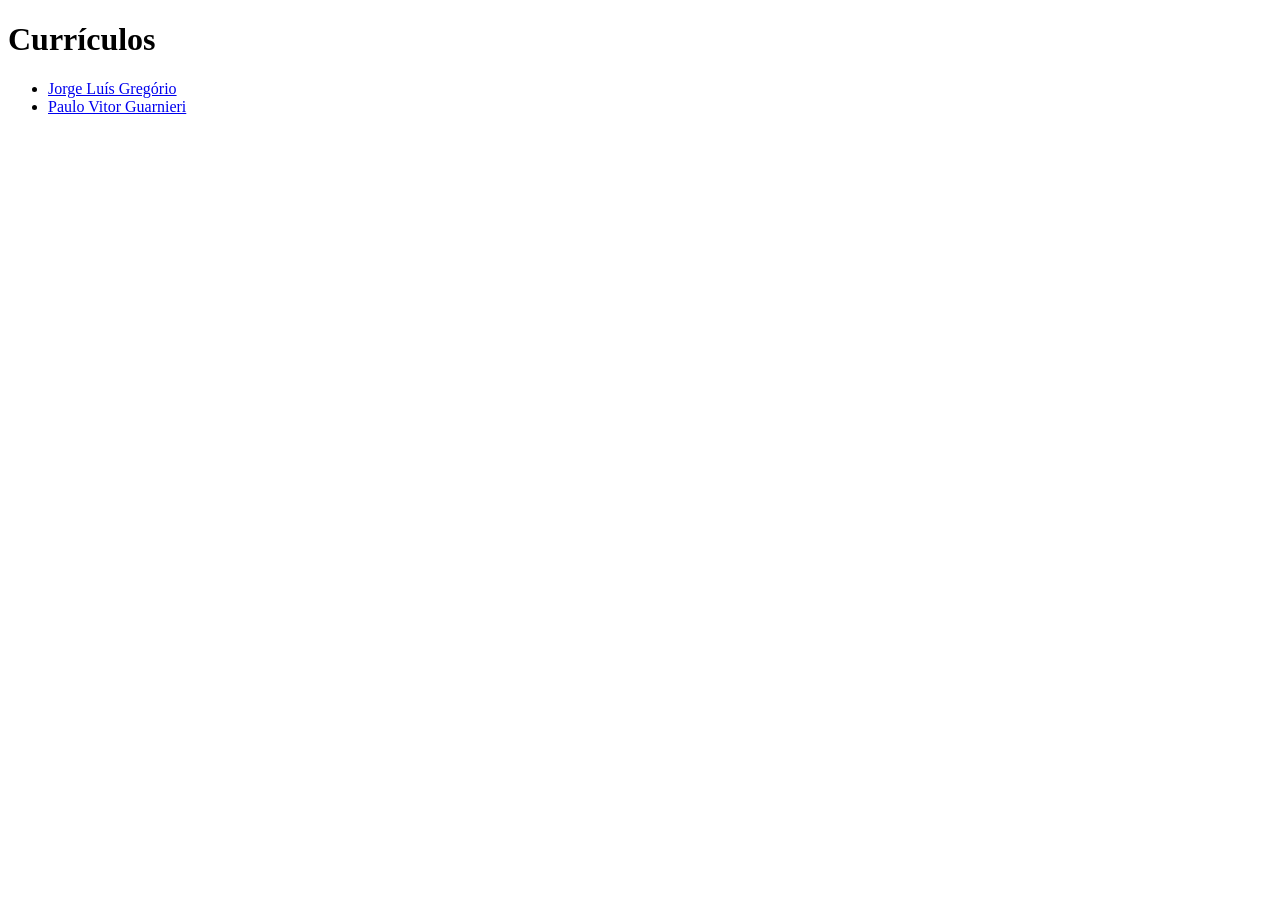
<file: index.html>
<!DOCTYPE html>
<html lang="en">
<head>
    <meta charset="UTF-8">
    <meta name="viewport" content="width=device-width, initial-scale=1.0">
    <title>Currículos</title>
</head>
<body>
    <div class="container">

        <header>
            <h1>Currículos</h1>
        </header>
        <main>
            <ul>
                <li><a href="jorge/index.html">Jorge Luís Gregório</a></li>
                <li><a href="paulo/index.html">Paulo Vitor Guarnieri</a></li>
            </ul>
        </main>

    </div>
    
</body>
</html>
</file>
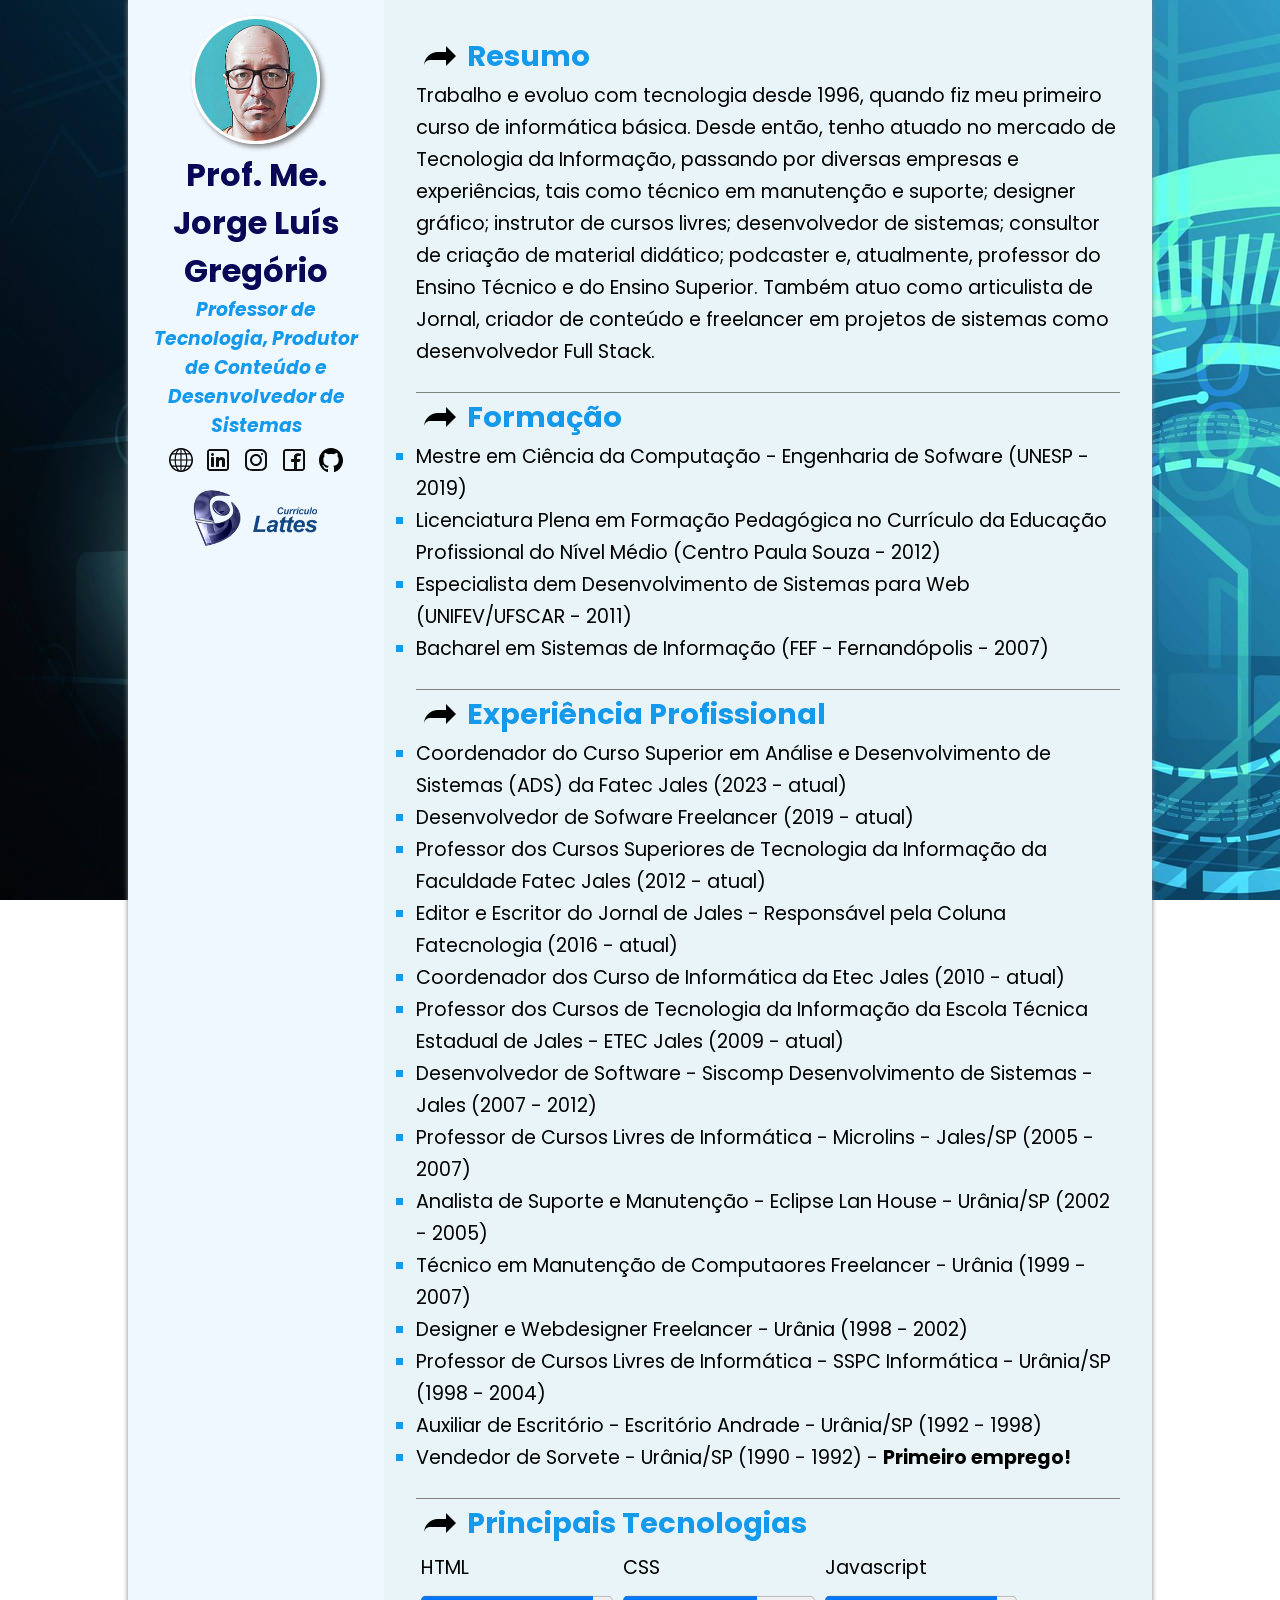
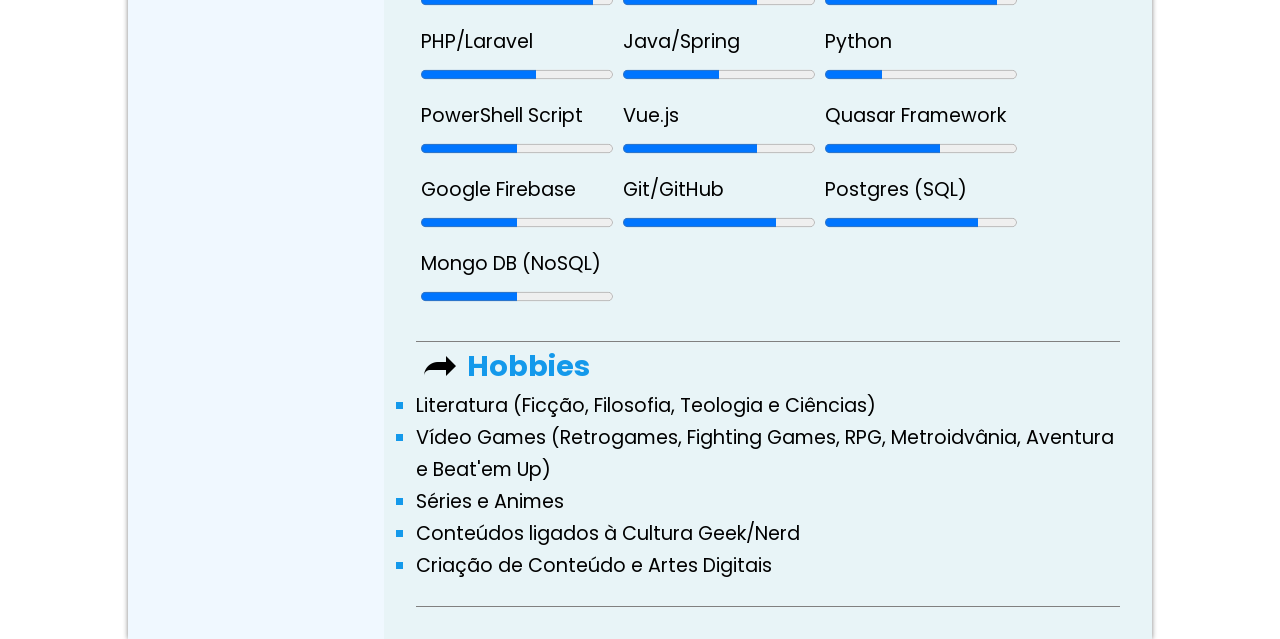
<file: jorge/index.html>
<!DOCTYPE html>
<html lang="pt-br">
  <head>
    <meta charset="UTF-8" />
    <meta name="viewport" content="width=device-width, initial-scale=1.0" />
    <title>Currículo Prof. Jorge</title>
    <link rel="stylesheet" href="style.css" />
  </head>
  <body>
    <div id="social">
      <p>Prof. Me. Jorge Luís Gregório</p>
      <a href="https://www.jlgregorio.com.br" target="_blank"
        ><img src="icons/site.svg"
      /></a>
      <a href="https://www.linkedin.com/in/jlgregorio"
        ><img src="icons/linkedin.svg"
      /></a>
      <a href="https://www.instagram.com/prof.jlgregorio" target="_blank"
        ><img src="icons/instagram.svg"
      /></a>
      <a href="https://www.facebook.com/prof.jlgregorio" target="_blank"
        ><img src="icons/facebook.svg"
      /></a>
      <a href="https://github.com/prof-jlgregorio" target="_blank"
        ><img src="icons/github.svg"
      /></a>

        <a href="http://lattes.cnpq.br/3776799279256689" target="_blank">
          <img style="width: 52px;" src="icons/icon-curriculo-lattes.png" alt="">
        </a>

    </div>
    <div id="container">
      <header id="contact">
        <div id="basic-info">
          <img id="photo" src="img/prof_jorge.jpg" alt="" />
          <h1>Prof. Me. Jorge Luís Gregório</h1>
          <h3>
            Professor de Tecnologia, Produtor de Conteúdo e Desenvolvedor de
            Sistemas
          </h3>
          <div id="contact-social">
            <a href="https://www.jlgregorio.com.br" target="_blank"
              ><img src="icons/site.svg"
            /></a>
            <a href="https://www.linkedin.com/in/jlgregorio"
              ><img src="icons/linkedin.svg"
            /></a>
            <a href="https://www.instagram.com/prof.jlgregorio" target="_blank"
              ><img src="icons/instagram.svg"
            /></a>
            <a href="https://www.facebook.com/prof.jlgregorio" target="_blank"
              ><img src="icons/facebook.svg"
            /></a>
            <a href="https://github.com/prof-jlgregorio" target="_blank"
              ><img src="icons/github.svg"
            /></a>
            <div>
            <a href="http://lattes.cnpq.br/3776799279256689" target="_blank">
              <img style="width: 128px;" src="icons/icon-curriculo-lattes.png" alt="">
            </a>
          </div>
          </div>
        </div>
      </header>
      <main id="info">
        <div id="resume">
          <h2  class="arrow">Resumo</h2>
          <p>Trabalho e evoluo com tecnologia desde 1996, quando fiz meu primeiro curso de informática básica. Desde então, tenho atuado no mercado de Tecnologia da Informação, passando por diversas empresas e experiências, tais como técnico em manutenção e suporte; designer gráfico; instrutor de cursos livres; desenvolvedor de sistemas; consultor de criação de material didático; podcaster e, atualmente, professor do Ensino Técnico e do Ensino Superior. Também atuo como articulista de Jornal, criador de conteúdo e freelancer em projetos de sistemas como desenvolvedor Full Stack.</p>
        </div>
        <div id="formation" >
          <h2 class="arrow">Formação</h2>
          <ul>
            <li>
              Mestre em Ciência da Computação - Engenharia de Sofware (UNESP -
              2019)
            </li>
            <li>
              Licenciatura Plena em Formação Pedagógica no Currículo da Educação
              Profissional do Nível Médio (Centro Paula Souza - 2012)
            </li>
            <li>
              Especialista dem Desenvolvimento de Sistemas para Web
              (UNIFEV/UFSCAR - 2011)
            </li>
            <li>
              Bacharel em Sistemas de Informação (FEF - Fernandópolis - 2007)
            </li>
          </ul>
        </div>
        <div id="experience">
          <h2  class="arrow">Experiência Profissional</h2>
          <ul>
            <li>
              Coordenador do Curso Superior em Análise e Desenvolvimento de
              Sistemas (ADS) da Fatec Jales (2023 - atual)
            </li>
            <li>Desenvolvedor de Sofware Freelancer (2019 - atual)</li>
            <li>
              Professor dos Cursos Superiores de Tecnologia da Informação da
              Faculdade Fatec Jales (2012 - atual)
            </li>
            <li>
              Editor e Escritor do Jornal de Jales - Responsável pela Coluna
              Fatecnologia (2016 - atual)
            </li>
            <li>
              Coordenador dos Curso de Informática da Etec Jales (2010 - atual)
            </li>
            <li>
              Professor dos Cursos de Tecnologia da Informação da Escola Técnica
              Estadual de Jales - ETEC Jales (2009 - atual)
            </li>
            <li>
              Desenvolvedor de Software - Siscomp Desenvolvimento de Sistemas -
              Jales (2007 - 2012)
            </li>
            <li>
              Professor de Cursos Livres de Informática - Microlins - Jales/SP
              (2005 - 2007)
            </li>
            <li>
              Analista de Suporte e Manutenção - Eclipse Lan House - Urânia/SP
              (2002 - 2005)
            </li>
            <li>
              Técnico em Manutenção de Computaores Freelancer - Urânia (1999 -
              2007)
            </li>
            <li>Designer e Webdesigner Freelancer - Urânia (1998 - 2002)</li>
            <li>
              Professor de Cursos Livres de Informática - SSPC Informática -
              Urânia/SP (1998 - 2004)
            </li>
            <li>
              Auxiliar de Escritório - Escritório Andrade - Urânia/SP (1992 -
              1998)
            </li>
            <li>
              Vendedor de Sorvete - Urânia/SP (1990 - 1992) -
              <strong>Primeiro emprego!</strong>
            </li>
          </ul>
        </div>
        <div id="technologies">
          <h2  class="arrow">Principais Tecnologias</h2>
          <div class="content">
            <div>
              <p>HTML</p>
              <progress max="10" value="9"></progress>
            </div>
            <div>
              <p>CSS</p>
              <progress max="10" value="7"></progress>
            </div>
            <div>
              <p>Javascript</p>
              <progress max="10" value="9"></progress>
            </div>
            <div>
              <p>PHP/Laravel</p>
              <progress max="10" value="6"></progress>
            </div>
            <div>
              <p>Java/Spring</p>
              <progress max="10" value="5"></progress>
            </div>
            <div>
              <p>Python</p>
              <progress max="10" value="3"></progress>
            </div>
            <div>
              <p>PowerShell Script</p>
              <progress max="10" value="5"></progress>
            </div>
            <div>
              <p>Vue.js</p>
              <progress max="10" value="7"></progress>
            </div>
            <div>
              <p>Quasar Framework</p>
              <progress max="10" value="6"></progress>
            </div>
            <div>
              <p>Google Firebase</p>
              <progress max="10" value="5"></progress>
            </div>
            <div>
              <p>Git/GitHub</p>
              <progress max="10" value="8"></progress>
            </div>
            <div>
              <p>Postgres (SQL)</p>
              <progress max="10" value="8"></progress>
            </div>
            <div>
              <p>Mongo DB (NoSQL)</p>
              <progress max="10" value="5"></progress>
            </div>
          </div>
        </div>
        <div id="hobbies">
          <h2  class="arrow">Hobbies</h2>
          <ul>
            <li>Literatura (Ficção, Filosofia, Teologia e Ciências)</li>
            <li>
              Vídeo Games (Retrogames, Fighting Games, RPG, Metroidvânia,
              Aventura e Beat'em Up)
            </li>
            <li>Séries e Animes</li>
            <li>Conteúdos ligados à Cultura Geek/Nerd</li>
            <li>Criação de Conteúdo e Artes Digitais</li>
          </ul>
        </div>
      </main>
    </div>
  </body>
</html>
</file>
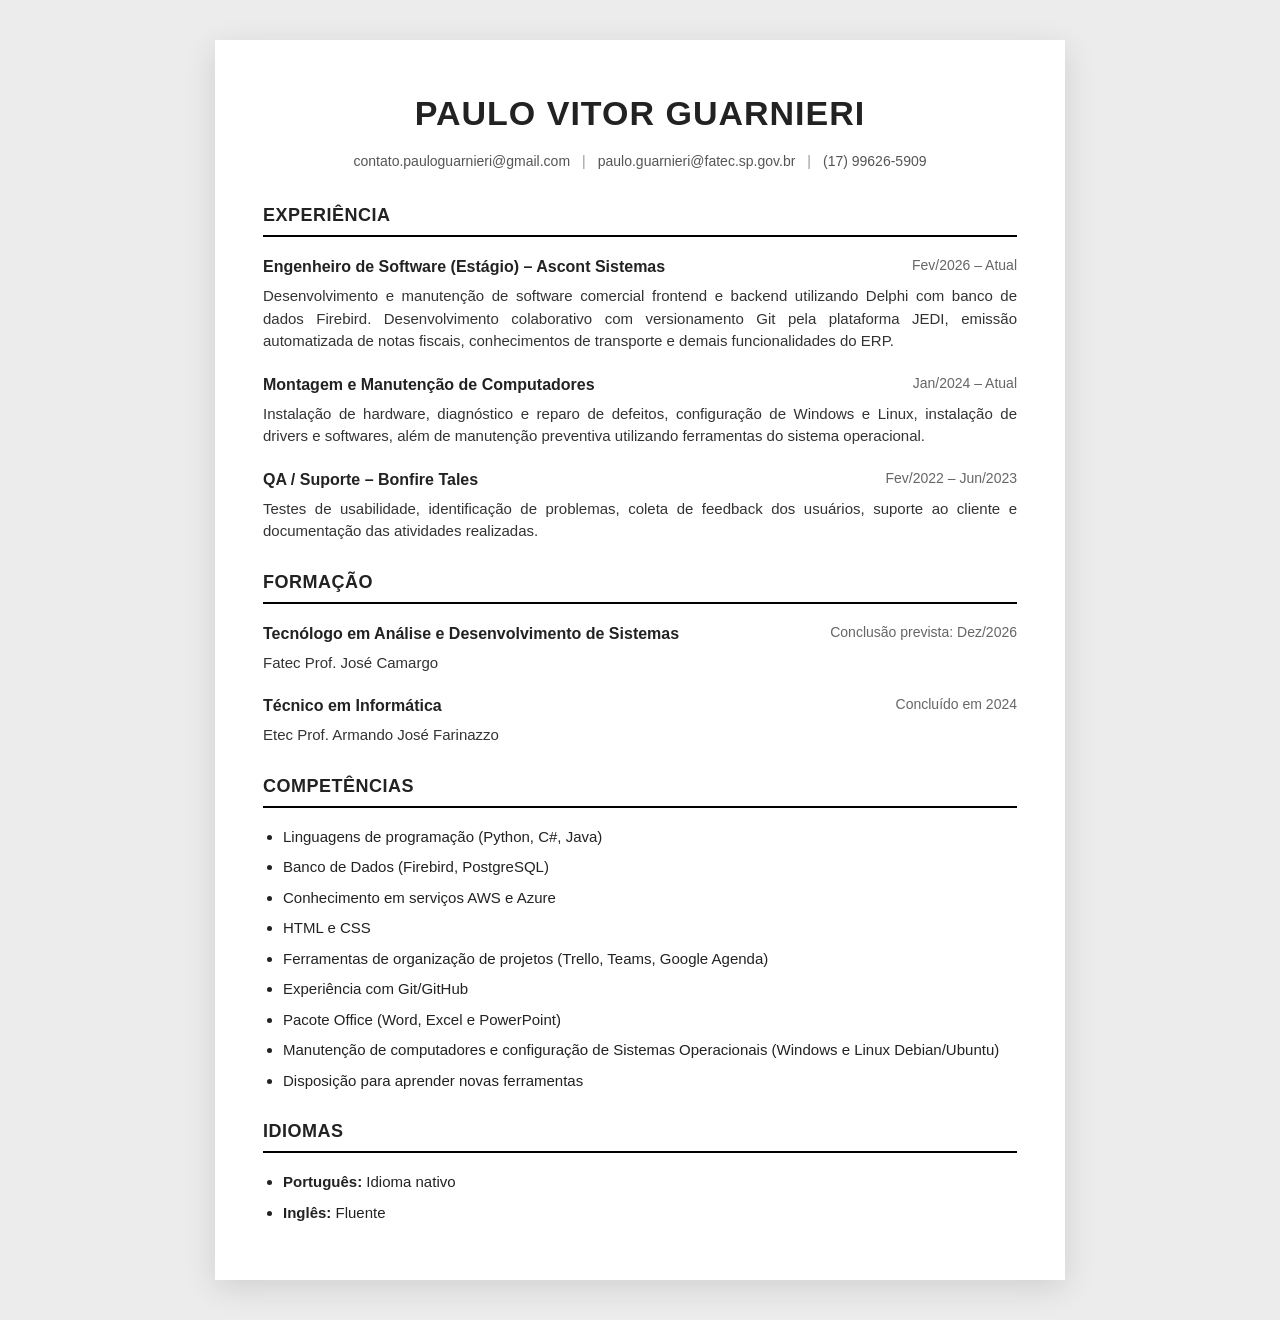
<file: paulo/index.html>
<!DOCTYPE html>
<html lang="pt-BR">
<head>
    <meta charset="UTF-8">
    <meta name="viewport" content="width=device-width, initial-scale=1.0">
    <title>Paulo Vitor Guarnieri - Currículo</title>
    <link rel="stylesheet" href="style.css">
</head>
<body>

<div class="curriculo">

    <header>
        <h1>PAULO VITOR GUARNIERI</h1>

        <div class="contato">
            <span>contato.pauloguarnieri@gmail.com</span>
            <span>paulo.guarnieri@fatec.sp.gov.br</span>
            <span>(17) 99626-5909</span>
        </div>
    </header>

    <section>
        <h2>EXPERIÊNCIA</h2>

        <article class="item">
            <div class="titulo">
                <h3>Engenheiro de Software (Estágio) – Ascont Sistemas</h3>
                <span>Fev/2026 – Atual</span>
            </div>

            <p>
                Desenvolvimento e manutenção de software comercial frontend e backend utilizando
                Delphi com banco de dados Firebird. Desenvolvimento colaborativo com versionamento
                Git pela plataforma JEDI, emissão automatizada de notas fiscais, conhecimentos de
                transporte e demais funcionalidades do ERP.
            </p>
        </article>

        <article class="item">
            <div class="titulo">
                <h3>Montagem e Manutenção de Computadores</h3>
                <span>Jan/2024 – Atual</span>
            </div>

            <p>
                Instalação de hardware, diagnóstico e reparo de defeitos, configuração de Windows e
                Linux, instalação de drivers e softwares, além de manutenção preventiva utilizando
                ferramentas do sistema operacional.
            </p>
        </article>

        <article class="item">
            <div class="titulo">
                <h3>QA / Suporte – Bonfire Tales</h3>
                <span>Fev/2022 – Jun/2023</span>
            </div>

            <p>
                Testes de usabilidade, identificação de problemas, coleta de feedback dos usuários,
                suporte ao cliente e documentação das atividades realizadas.
            </p>
        </article>
    </section>

    <section>
        <h2>FORMAÇÃO</h2>

        <article class="item">
            <div class="titulo">
                <h3>Tecnólogo em Análise e Desenvolvimento de Sistemas</h3>
                <span>Conclusão prevista: Dez/2026</span>
            </div>
            <p>Fatec Prof. José Camargo</p>
        </article>

        <article class="item">
            <div class="titulo">
                <h3>Técnico em Informática</h3>
                <span>Concluído em 2024</span>
            </div>
            <p>Etec Prof. Armando José Farinazzo</p>
        </article>
    </section>

    <section>
        <h2>COMPETÊNCIAS</h2>

        <ul class="lista">
            <li>Linguagens de programação (Python, C#, Java)</li>
            <li>Banco de Dados (Firebird, PostgreSQL)</li>
            <li>Conhecimento em serviços AWS e Azure</li>
            <li>HTML e CSS</li>
            <li>Ferramentas de organização de projetos (Trello, Teams, Google Agenda)</li>
            <li>Experiência com Git/GitHub</li>
            <li>Pacote Office (Word, Excel e PowerPoint)</li>
            <li>Manutenção de computadores e configuração de Sistemas Operacionais (Windows e Linux Debian/Ubuntu)</li>
            <li>Disposição para aprender novas ferramentas</li>
        </ul>
    </section>

    <section>
        <h2>IDIOMAS</h2>

        <ul class="lista">
            <li><strong>Português:</strong> Idioma nativo</li>
            <li><strong>Inglês:</strong> Fluente</li>
        </ul>
    </section>

</div>

</body>
</html>
</file>
<file: jorge/style.css>
/* importar fonte Poppins do Google Fonts */
@import url('https://fonts.googleapis.com/css2?family=Poppins&display=swap');

/* CSS reset - definindo valores iniciais */
* {
    margin: 0;
    padding: 0;
    font-family: 'Poppins', sans-serif;
    box-sizing: border-box;
}


#contact {
    text-align: center;
    background-color: aliceblue;
    padding: 1rem;
    box-shadow: 0 3px 7px gray;
}

#contact h1 {
    font-weight: bolder;
    color: rgb(8, 8, 86);
}

#contact h3 {
    font-style: italic;
    color: rgb(20, 153, 235);
}

#photo {
    width: 128px;
    border-radius: 70%;
    border: medium white solid;
    box-shadow: 3px 3px 5px gray;
}


#social,
#contact-social {
    padding: 0.2rem;
    text-align: center;
    display: block;
}

#social {
    background-color: aqua;
    box-shadow: 0 3px 5px gray;
    position: sticky;
    top: 0;
}

#contact-social {
    display: none;
}

#social img,
#contact-social img {
    width: 24px;
    margin: 0.3rem;
}


#info {
    padding: 2rem;
}

#info ul {
    list-style-type: square;
}

#info  {
    line-height: 2rem;
}

#info li::marker {
    color: rgb(20, 153, 235);
}

#resume,
#formation,
#experience,
#hobbies,
#technologies {
    border-bottom: solid gray thin;
    padding-bottom: 1.5rem;
}

/* coloca um conteúdo antes do elemento, nesse caso um ícone em formato png */
.arrow::before {
    content: url("icons/arrow.png");
    float: left;
    /* flutua o ícone à esquerda do conteúdo */
    margin-right: 0.7rem;
}



#info h2 {
    font-weight: bolder;
    color: rgb(20, 153, 235);
    margin: 0.5rem;
}

@media screen and (min-width: 540px) {

    .content {
        display: flex;
        flex-wrap: wrap;
        justify-content: space-between;
    }

    .content > div {
        margin: 5px;
    }

}

@media screen and (min-width: 1021px) {
    
    body{
        background: url("img/background.jpg");
        background-attachment: fixed;
    }

    #info{
        font-size: 1.2rem;
    }
    
    #container {
        width: 80%;
        display: grid;
        grid-template-columns: 3fr 9fr;
        margin: 0 auto;
        background-color: rgb(232, 244, 247);
        box-shadow: 0 0 5px gray;
    }

    #contact {
        box-shadow: none;
    }

    #basic-info {
        position: sticky;
        top: 1rem;
    }

    #social {
        display: none;
    }

    #contact-social {
        display: block;
    }

    .content {
        justify-content: start;
    }


}

@media print {

    .content {
        display: flex;
        flex-wrap: wrap;
        justify-content: space-between;
    }

    .content > div {
        margin: 5px;
    }

    #contact-social,
    #social {
        display: none;
    }

    #contact {
        box-shadow: none;
        border-bottom: gray dashed thin;
    }
}
</file>
<file: paulo/style.css>
*{
    margin:0;
    padding:0;
    box-sizing:border-box;
}

body{
    background:#ececec;
    font-family:Arial, Helvetica, sans-serif;
    color:#222;
    line-height:1.5;
    padding:40px 20px;
}

.curriculo{
    max-width:850px;
    margin:auto;
    background:white;
    padding:48px;
    box-shadow:0 8px 30px rgba(0,0,0,.12);
}

/* ===========================
CABEÇALHO
=========================== */

header{
    text-align:center;
    margin-bottom:30px;
}

header h1{
    font-size:34px;
    letter-spacing:1px;
    font-weight:bold;
}

.contato{
    margin-top:12px;
    display:flex;
    justify-content:center;
    flex-wrap:wrap;
    gap:12px;
    font-size:14px;
    color:#555;
}

.contato span:not(:last-child)::after{
    content:"|";
    margin-left:12px;
    color:#999;
}

/* ===========================
SEÇÕES
=========================== */

section{
    margin-top:26px;
}

section h2{
    font-size:18px;
    text-transform:uppercase;
    border-bottom:2px solid #000;
    padding-bottom:6px;
    margin-bottom:18px;
    letter-spacing:.5px;
}

/* ===========================
ITENS
=========================== */

.item{
    margin-bottom:20px;
}

.titulo{
    display:flex;
    justify-content:space-between;
    align-items:flex-start;
    gap:15px;
    margin-bottom:6px;
}

.titulo h3{
    font-size:16px;
    font-weight:bold;
}

.titulo span{
    font-size:14px;
    color:#666;
    white-space:nowrap;
}

.item p{
    font-size:15px;
    color:#333;
    text-align:justify;
}

/* ===========================
LISTAS
=========================== */

.lista{
    padding-left:20px;
}

.lista li{
    margin-bottom:8px;
    font-size:15px;
}

/* ===========================
RESPONSIVO
=========================== */

@media(max-width:700px){

    .curriculo{
        padding:30px;
    }

    .titulo{
        flex-direction:column;
        gap:3px;
    }

    .titulo span{
        white-space:normal;
    }

    .contato{
        flex-direction:column;
        gap:6px;
    }

    .contato span::after{
        display:none;
    }

    header h1{
        font-size:28px;
    }
}

/* ===========================
IMPRESSÃO A4
=========================== */

@page{
    size:A4;
    margin:1.5cm;
}

@media print{

    body{
        background:white;
        padding:0;
    }

    .curriculo{
        box-shadow:none;
        max-width:none;
        padding:0;
    }
}
</file>
